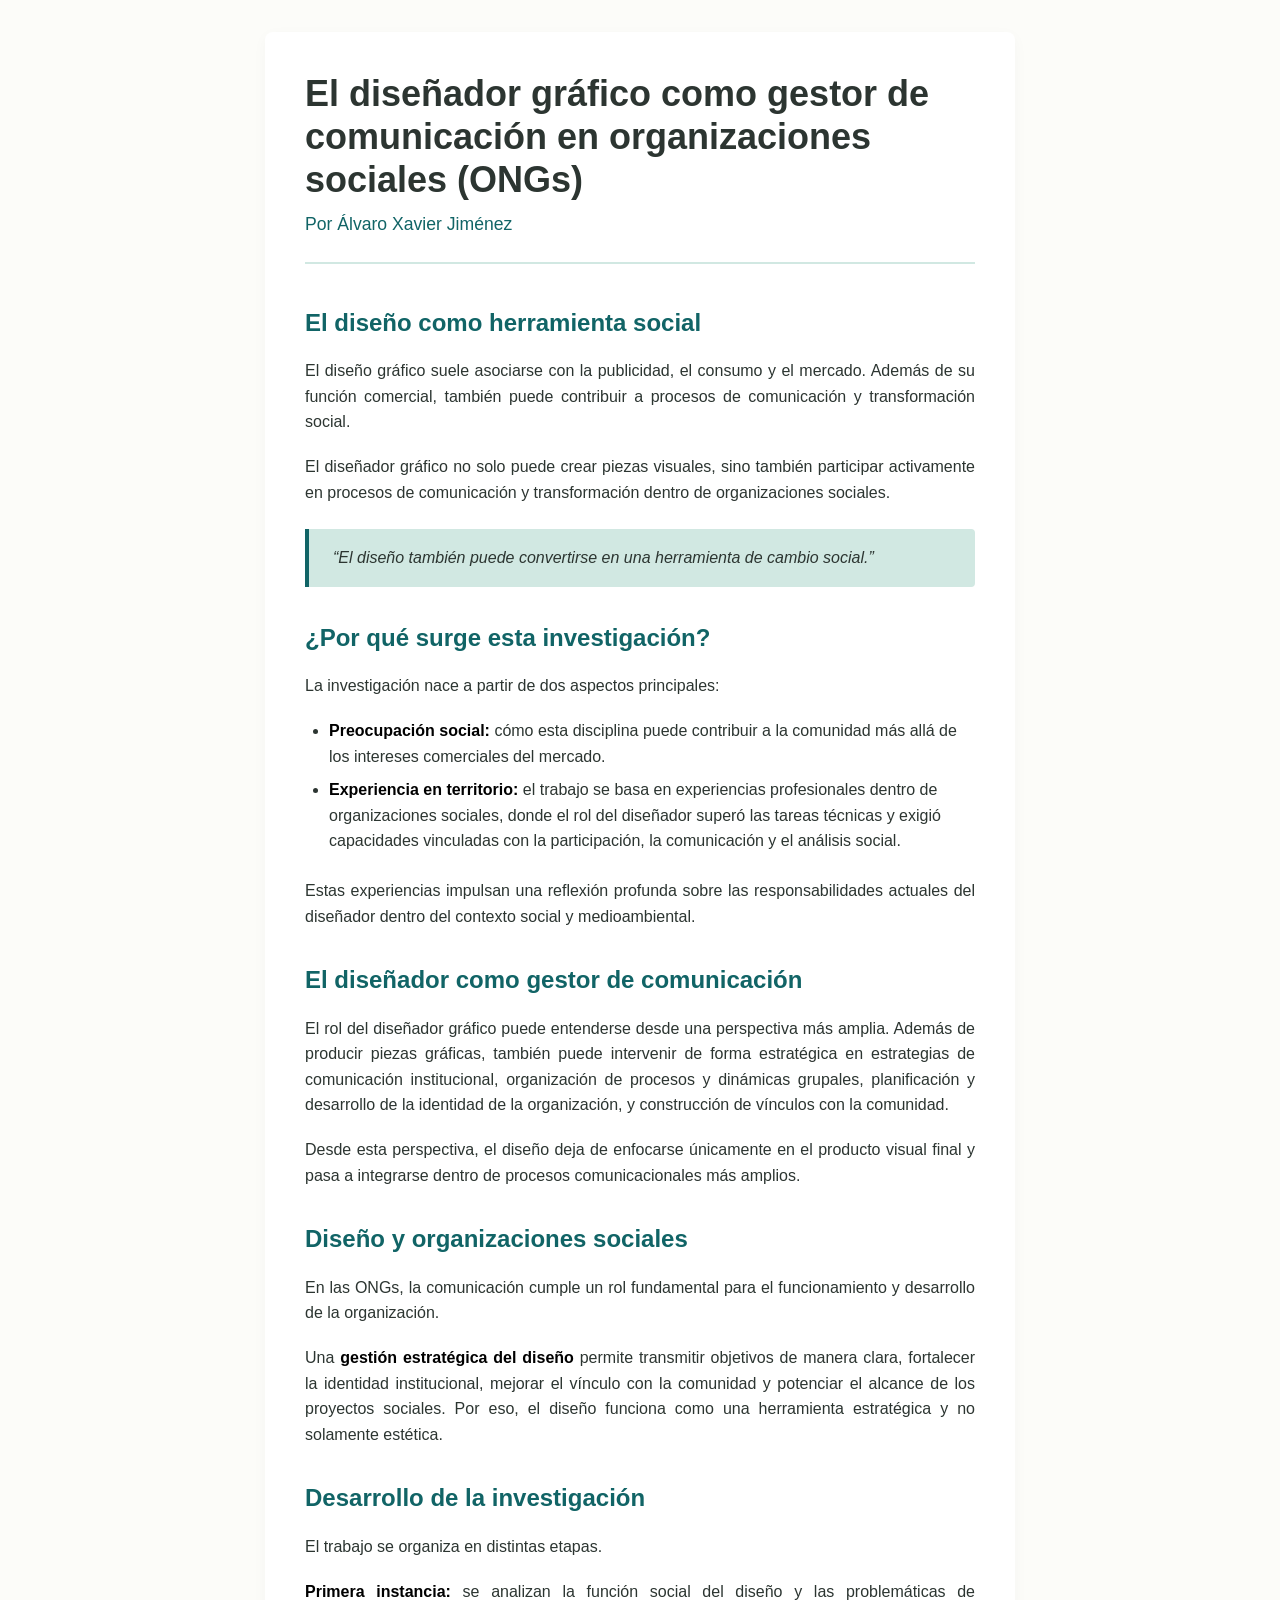
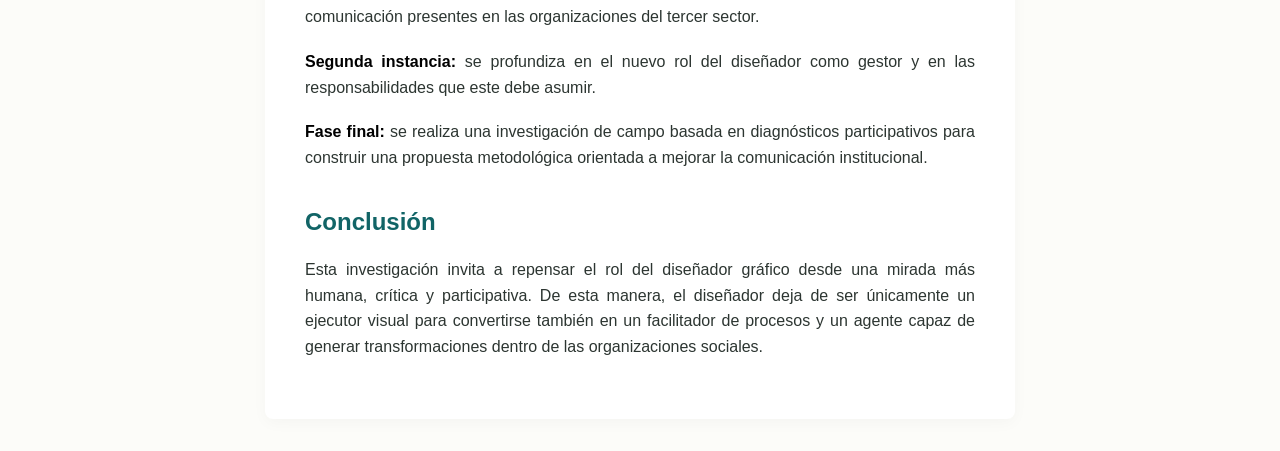
<file: index.html>
<!DOCTYPE html>
<html lang="es">

<head>
  <meta charset="UTF-8">
  <meta name="viewport" content="width=device-width, initial-scale=1.0">
  <title>El diseñador gráfico como gestor de comunicación en ONGs</title>
  <style>
    /* --- Variables de Diseño (Colores y Tipografía) --- */
    :root {
      --bg-color: #fcfcf9;
      --text-color: #2c3531;
      --primary-color: #116466;
      --accent-color: #d1e8e2;
      --card-bg: #ffffff;
      --max-width: 750px;
    }

    /* --- Estilos Generales --- */
    * {
      box-sizing: border-box;
      margin: 0;
      padding: 0;
    }

    body {
      font-family: 'Helvetica Neue', Arial, sans-serif;
      background-color: var(--bg-color);
      color: var(--text-color);
      line-height: 1.6;
      padding: 2rem 1rem;
    }

    .container {
      max-width: var(--max-width);
      margin: 0 auto;
      background: var(--card-bg);
      padding: 2.5rem;
      border-radius: 8px;
      box-shadow: 0 4px 15px rgba(0, 0, 0, 0.03);
    }

    /* --- Tipografía y Jerarquías --- */
    header {
      margin-bottom: 2.5rem;
      border-bottom: 2px solid var(--accent-color);
      padding-bottom: 1.5rem;
    }

    h1 {
      font-size: 2.25rem;
      color: var(--text-color);
      line-height: 1.2;
      margin-bottom: 0.5rem;
    }

    .author {
      font-size: 1.1rem;
      color: var(--primary-color);
      font-weight: 500;
    }

    h2 {
      font-size: 1.5rem;
      color: var(--primary-color);
      margin-top: 2rem;
      margin-bottom: 1rem;
    }

    p {
      margin-bottom: 1.2rem;
      text-align: justify;
    }

    /* --- Componentes Especiales --- */
    blockquote {
      background-color: var(--accent-color);
      color: var(--text-color);
      padding: 1rem 1.5rem;
      border-left: 4px solid var(--primary-color);
      margin: 1.5rem 0;
      font-style: italic;
      border-radius: 0 4px 4px 0;
    }

    ul {
      margin-bottom: 1.5rem;
      padding-left: 1.5rem;
    }

    li {
      margin-bottom: 0.5rem;
    }

    strong {
      color: #000000;
    }

    /* --- Footer / Fuentes --- */
    footer {
      margin-top: 3rem;
      padding-top: 1.5rem;
      border-top: 1px dashed var(--primary-color);
      font-size: 0.9rem;
      color: #666;
    }

    footer h3 {
      font-size: 1.1rem;
      margin-bottom: 0.5rem;
      color: var(--text-color);
    }

    footer a {
      color: var(--primary-color);
      text-decoration: none;
      word-break: break-all;
    }

    footer a:hover {
      text-decoration: underline;
    }

    /* --- Adaptabilidad (Responsive) --- */
    @media (max-width: 600px) {
      body {
        padding: 1rem 0.5rem;
      }

      .container {
        padding: 1.5rem;
      }

      h1 {
        font-size: 1.75rem;
      }

      h2 {
        font-size: 1.3rem;
      }
    }
  </style>
</head>

<body>

  <div class="container">
    <header>
      <h1>El diseñador gráfico como gestor de comunicación en organizaciones sociales (ONGs)</h1>
      <div class="author">Por Álvaro Xavier Jiménez</div>
    </header>

    <section>
      <h2>El diseño como herramienta social</h2>
      <p>El diseño gráfico suele asociarse con la publicidad, el consumo y el mercado. Además de su función comercial, también puede contribuir a procesos de comunicación y transformación social.</p> <p>El diseñador gráfico no solo puede crear piezas visuales, sino también participar activamente en procesos de comunicación y transformación dentro de organizaciones sociales.</p>
      <blockquote>“El diseño también puede convertirse en una herramienta de cambio social.”</blockquote>
    </section>

    <section>
      <h2>¿Por qué surge esta investigación?</h2>
      <p>La investigación nace a partir de dos aspectos principales:</p>
      <ul>
        <li><strong>Preocupación social:</strong> cómo esta disciplina puede contribuir a la comunidad más allá de los intereses comerciales del mercado.</li>
        <li><strong>Experiencia en territorio:</strong> el trabajo se basa en experiencias profesionales dentro de organizaciones sociales, donde el rol del diseñador superó las tareas técnicas y exigió capacidades vinculadas con la participación, la comunicación y el análisis social.</li>
      </ul>
      <p>Estas experiencias impulsan una reflexión profunda sobre las responsabilidades actuales del diseñador dentro del contexto social y medioambiental.</p>
    </section>

    <section>
      <h2>El diseñador como gestor de comunicación</h2>
      <p>El rol del diseñador gráfico puede entenderse desde una perspectiva más amplia. Además de producir piezas gráficas, también puede intervenir de forma estratégica en estrategias de comunicación institucional, organización de procesos y dinámicas grupales, planificación y desarrollo de la identidad de la organización, y construcción de vínculos con la comunidad.</p>
      <p>Desde esta perspectiva, el diseño deja de enfocarse únicamente en el producto visual final y pasa a integrarse dentro de procesos comunicacionales más amplios.</p>
    </section>

    <section>
      <h2>Diseño y organizaciones sociales</h2>
      <p>En las ONGs, la comunicación cumple un rol fundamental para el funcionamiento y desarrollo de la organización.</p>
      <p>Una <strong>gestión estratégica del diseño</strong> permite transmitir objetivos de manera clara, fortalecer la identidad institucional, mejorar el vínculo con la comunidad y potenciar el alcance de los proyectos sociales. Por eso, el diseño funciona como una herramienta estratégica y no solamente estética.</p>
    </section>

    <section>
      <h2>Desarrollo de la investigación</h2>
      <p>El trabajo se organiza en distintas etapas.</p>
      <p><strong>Primera instancia:</strong> se analizan la función social del diseño y las problemáticas de comunicación presentes en las organizaciones del tercer sector.</p>
      <p><strong>Segunda instancia:</strong> se profundiza en el nuevo rol del diseñador como gestor y en las responsabilidades que este debe asumir.</p>
      <p><strong>Fase final:</strong> se realiza una investigación de campo basada en diagnósticos participativos para construir una propuesta metodológica orientada a mejorar la comunicación institucional.</p>
    </section>

    <section>
      <h2>Conclusión</h2>
      <p>Esta investigación invita a repensar el rol del diseñador gráfico desde una mirada más humana, crítica y participativa. De esta manera, el diseñador deja de ser únicamente un ejecutor visual para convertirse también en un facilitador de procesos y un agente capaz de generar transformaciones dentro de las organizaciones sociales.</p>
    </section>

  </div>

</body>

</html>
</file>
